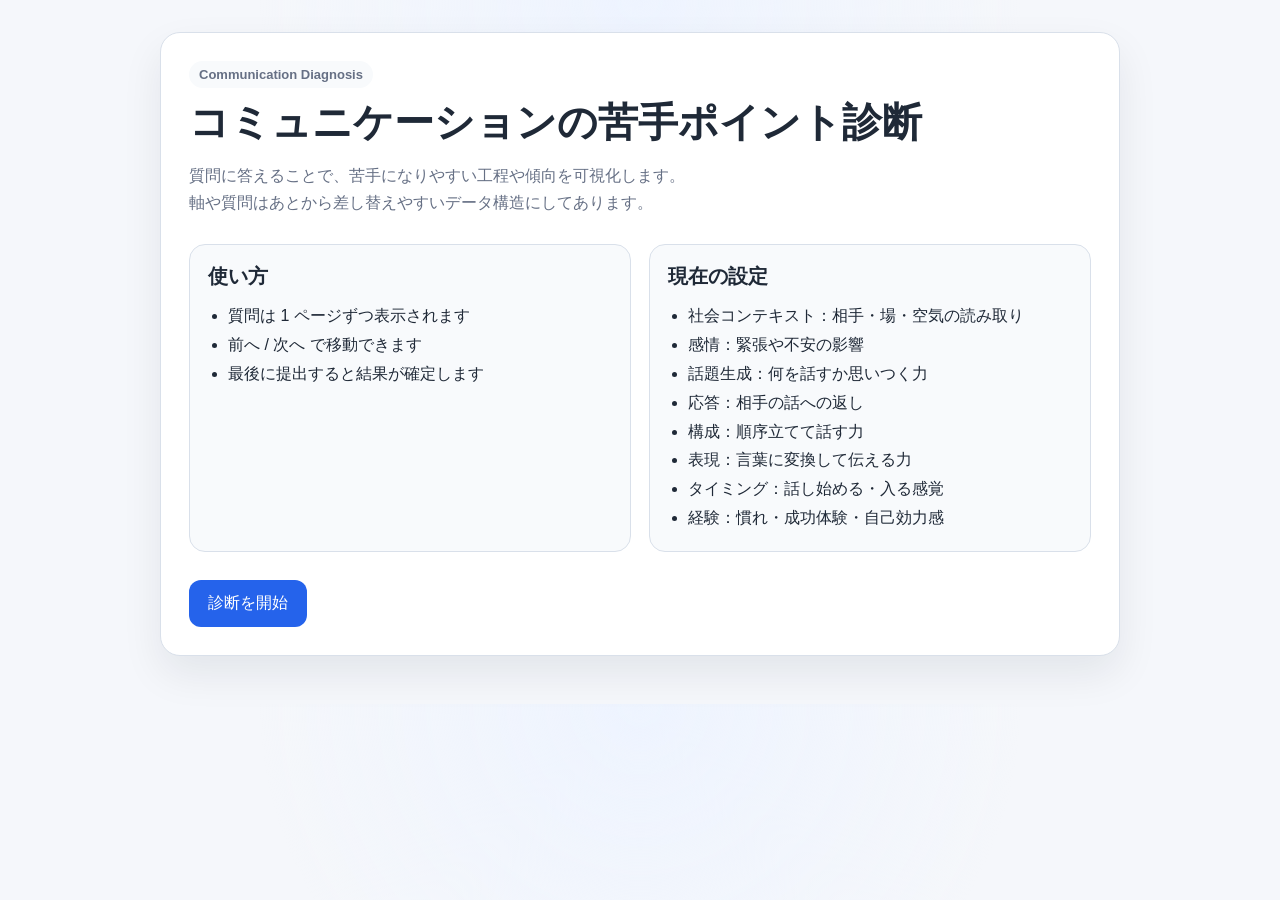
<file: index.html>
<!doctype html>
<html lang="ja">
<head>
  <meta charset="UTF-8" />
  <meta name="viewport" content="width=device-width, initial-scale=1.0" />
  <title>コミュニケーション診断</title>
  <link rel="stylesheet" href="styles.css" />
</head>
<body>
  <main class="app-shell">
    <section id="screen-intro" class="screen active card intro-card">
      <div class="eyebrow">Communication Diagnosis</div>
      <h1>コミュニケーションの苦手ポイント診断</h1>
      <p class="lead">
        質問に答えることで、苦手になりやすい工程や傾向を可視化します。<br />
        軸や質問はあとから差し替えやすいデータ構造にしてあります。
      </p>

      <div class="intro-grid">
        <div>
          <h2>使い方</h2>
          <ul>
            <li>質問は 1 ページずつ表示されます</li>
            <li>前へ / 次へ で移動できます</li>
            <li>最後に提出すると結果が確定します</li>
          </ul>
        </div>
        <div>
          <h2>現在の設定</h2>
          <ul id="axis-preview"></ul>
        </div>
      </div>

      <div class="intro-actions">
        <button id="start-button" class="button button-primary">診断を開始</button>
      </div>
    </section>

    <section id="screen-questionnaire" class="screen card">
      <header class="questionnaire-header">
        <div>
          <p id="progress-text" class="progress-text"></p>
          <div class="progress-bar" aria-hidden="true">
            <div id="progress-bar-fill" class="progress-bar-fill"></div>
          </div>
        </div>
        <button id="back-to-top-button" class="button button-ghost" type="button">最初に戻る</button>
      </header>

      <div class="question-card">
        <p id="question-axis-tags" class="axis-tags"></p>
        <h2 id="question-text" class="question-text"></h2>
        <p class="question-help">もっとも近いものを選んでください。</p>

        <fieldset class="likert-fieldset">
          <legend class="sr-only">回答を選択</legend>
          <div id="likert-options" class="likert-options"></div>
        </fieldset>
      </div>

      <footer class="questionnaire-footer">
        <button id="prev-button" class="button button-secondary" type="button">戻る</button>
        <button id="next-button" class="button button-primary" type="button">次へ</button>
      </footer>
    </section>

    <section id="screen-result" class="screen card result-card">
      <div class="eyebrow">Result</div>
      <h1>診断結果</h1>
      <p class="lead">
        各軸のスコアを表示しています。<br />
        数値は、回答内容から算出した相対的な傾向です。
      </p>

      <div class="result-layout">
        <div class="chart-panel">
          <canvas id="radar-chart" width="560" height="560" aria-label="レーダーチャート"></canvas>
        </div>
        <div class="summary-panel">
          <h2>軸ごとの結果</h2>
          <div id="score-list" class="score-list"></div>
        </div>
      </div>

      <div class="result-actions">
        <button id="retry-button" class="button button-secondary" type="button">もう一度診断する</button>
      </div>
    </section>
  </main>

  <script src="script.js"></script>
</body>
</html>
</file>
<file: styles.css>
:root {
  --bg: #f5f7fb;
  --surface: #ffffff;
  --surface-soft: #f8fafc;
  --border: #d9e0ea;
  --text: #1f2937;
  --text-muted: #667085;
  --primary: #2563eb;
  --primary-soft: #dbeafe;
  --shadow: 0 18px 40px rgba(15, 23, 42, 0.08);
  --radius: 20px;
}

* {
  box-sizing: border-box;
}

body {
  margin: 0;
  font-family: -apple-system, BlinkMacSystemFont, "Segoe UI", sans-serif;
  color: var(--text);
  background:
    radial-gradient(circle at top, #eef4ff 0%, transparent 40%),
    var(--bg);
}

button,
input {
  font: inherit;
}

.app-shell {
  width: min(960px, calc(100% - 32px));
  margin: 32px auto 48px;
}

.screen {
  display: none;
}

.screen.active {
  display: block;
}

.card {
  background: var(--surface);
  border: 1px solid var(--border);
  border-radius: var(--radius);
  box-shadow: var(--shadow);
  padding: 28px;
}

.eyebrow {
  display: inline-block;
  margin-bottom: 10px;
  padding: 6px 10px;
  border-radius: 999px;
  background: var(--surface-soft);
  color: var(--text-muted);
  font-size: 13px;
  font-weight: 600;
}

h1 {
  margin: 0 0 16px;
  font-size: clamp(28px, 4vw, 40px);
  line-height: 1.2;
}

h2 {
  margin: 0 0 12px;
  font-size: 20px;
}

.lead {
  margin: 0 0 20px;
  color: var(--text-muted);
  line-height: 1.7;
}

.intro-grid {
  display: grid;
  grid-template-columns: repeat(2, minmax(0, 1fr));
  gap: 18px;
  margin: 28px 0;
}

.intro-grid > div {
  padding: 18px;
  border: 1px solid var(--border);
  border-radius: 16px;
  background: var(--surface-soft);
}

ul {
  margin: 0;
  padding-left: 20px;
  line-height: 1.8;
}

.questionnaire-header,
.questionnaire-footer,
.result-actions,
.intro-actions {
  display: flex;
  align-items: center;
  justify-content: space-between;
  gap: 12px;
}

.questionnaire-header {
  margin-bottom: 24px;
}

.questionnaire-footer,
.result-actions,
.intro-actions {
  margin-top: 24px;
}

.progress-text {
  margin: 0 0 8px;
  color: var(--text-muted);
  font-size: 14px;
}

.progress-bar {
  width: min(420px, 100%);
  height: 10px;
  border-radius: 999px;
  background: #e9eef5;
  overflow: hidden;
}

.progress-bar-fill {
  width: 0%;
  height: 100%;
  background: linear-gradient(90deg, #2563eb, #60a5fa);
  transition: width 0.2s ease;
}

.question-card {
  padding: 24px;
  border-radius: 18px;
  background: var(--surface-soft);
  border: 1px solid var(--border);
}

.axis-tags {
  margin: 0 0 14px;
  color: var(--primary);
  font-size: 14px;
  font-weight: 700;
}

.question-text {
  margin: 0 0 10px;
  font-size: clamp(22px, 3vw, 30px);
  line-height: 1.45;
}

.question-help {
  margin: 0 0 22px;
  color: var(--text-muted);
}

.likert-fieldset {
  margin: 0;
  padding: 0;
  border: 0;
}

.likert-options {
  display: grid;
  grid-template-columns: repeat(5, minmax(0, 1fr));
  gap: 10px;
}

.likert-option {
  position: relative;
}

.likert-option input {
  position: absolute;
  opacity: 0;
  pointer-events: none;
}

.likert-option label {
  display: flex;
  flex-direction: column;
  align-items: center;
  justify-content: center;
  min-height: 92px;
  padding: 12px;
  border: 1px solid var(--border);
  border-radius: 16px;
  background: var(--surface);
  cursor: pointer;
  transition: transform 0.15s ease, border-color 0.15s ease, background 0.15s ease;
  text-align: center;
}

.likert-option label:hover {
  transform: translateY(-2px);
  border-color: var(--primary);
}

.likert-option input:checked + label {
  background: var(--primary-soft);
  border-color: var(--primary);
}

.likert-value {
  font-size: 24px;
  font-weight: 700;
  margin-bottom: 6px;
}

.likert-label {
  font-size: 13px;
  color: var(--text-muted);
  line-height: 1.4;
}

.button {
  appearance: none;
  border: 1px solid transparent;
  border-radius: 12px;
  padding: 12px 18px;
  cursor: pointer;
  transition: opacity 0.15s ease, transform 0.15s ease;
}

.button:hover {
  transform: translateY(-1px);
}

.button:disabled {
  cursor: not-allowed;
  opacity: 0.45;
  transform: none;
}

.button-primary {
  background: var(--primary);
  color: white;
}

.button-secondary {
  background: var(--surface-soft);
  border-color: var(--border);
  color: var(--text);
}

.button-ghost {
  background: transparent;
  border-color: var(--border);
  color: var(--text-muted);
}

.result-layout {
  display: grid;
  grid-template-columns: minmax(0, 1.1fr) minmax(320px, 0.9fr);
  gap: 24px;
  align-items: start;
}

.chart-panel,
.summary-panel {
  padding: 20px;
  border: 1px solid var(--border);
  border-radius: 18px;
  background: var(--surface-soft);
}

.chart-panel {
  display: flex;
  justify-content: center;
}

#radar-chart {
  width: min(100%, 560px);
  height: auto;
}

.score-list {
  display: grid;
  gap: 12px;
}

.score-item {
  padding: 14px;
  border-radius: 14px;
  background: var(--surface);
  border: 1px solid var(--border);
}

.score-item-header {
  display: flex;
  justify-content: space-between;
  align-items: baseline;
  gap: 8px;
  margin-bottom: 8px;
}

.score-item-title {
  font-weight: 700;
}

.score-item-value {
  font-size: 14px;
  color: var(--text-muted);
}

.score-bar {
  width: 100%;
  height: 10px;
  overflow: hidden;
  border-radius: 999px;
  background: #e9eef5;
}

.score-bar-fill {
  height: 100%;
  background: linear-gradient(90deg, #2563eb, #60a5fa);
}

.sr-only {
  position: absolute;
  width: 1px;
  height: 1px;
  margin: -1px;
  padding: 0;
  overflow: hidden;
  clip: rect(0, 0, 0, 0);
  border: 0;
}

@media (max-width: 820px) {
  .intro-grid,
  .result-layout {
    grid-template-columns: 1fr;
  }

  .likert-options {
    grid-template-columns: 1fr;
  }

  .questionnaire-header,
  .questionnaire-footer,
  .result-actions,
  .intro-actions {
    flex-direction: column;
    align-items: stretch;
  }

  .button {
    width: 100%;
  }
}
</file>
